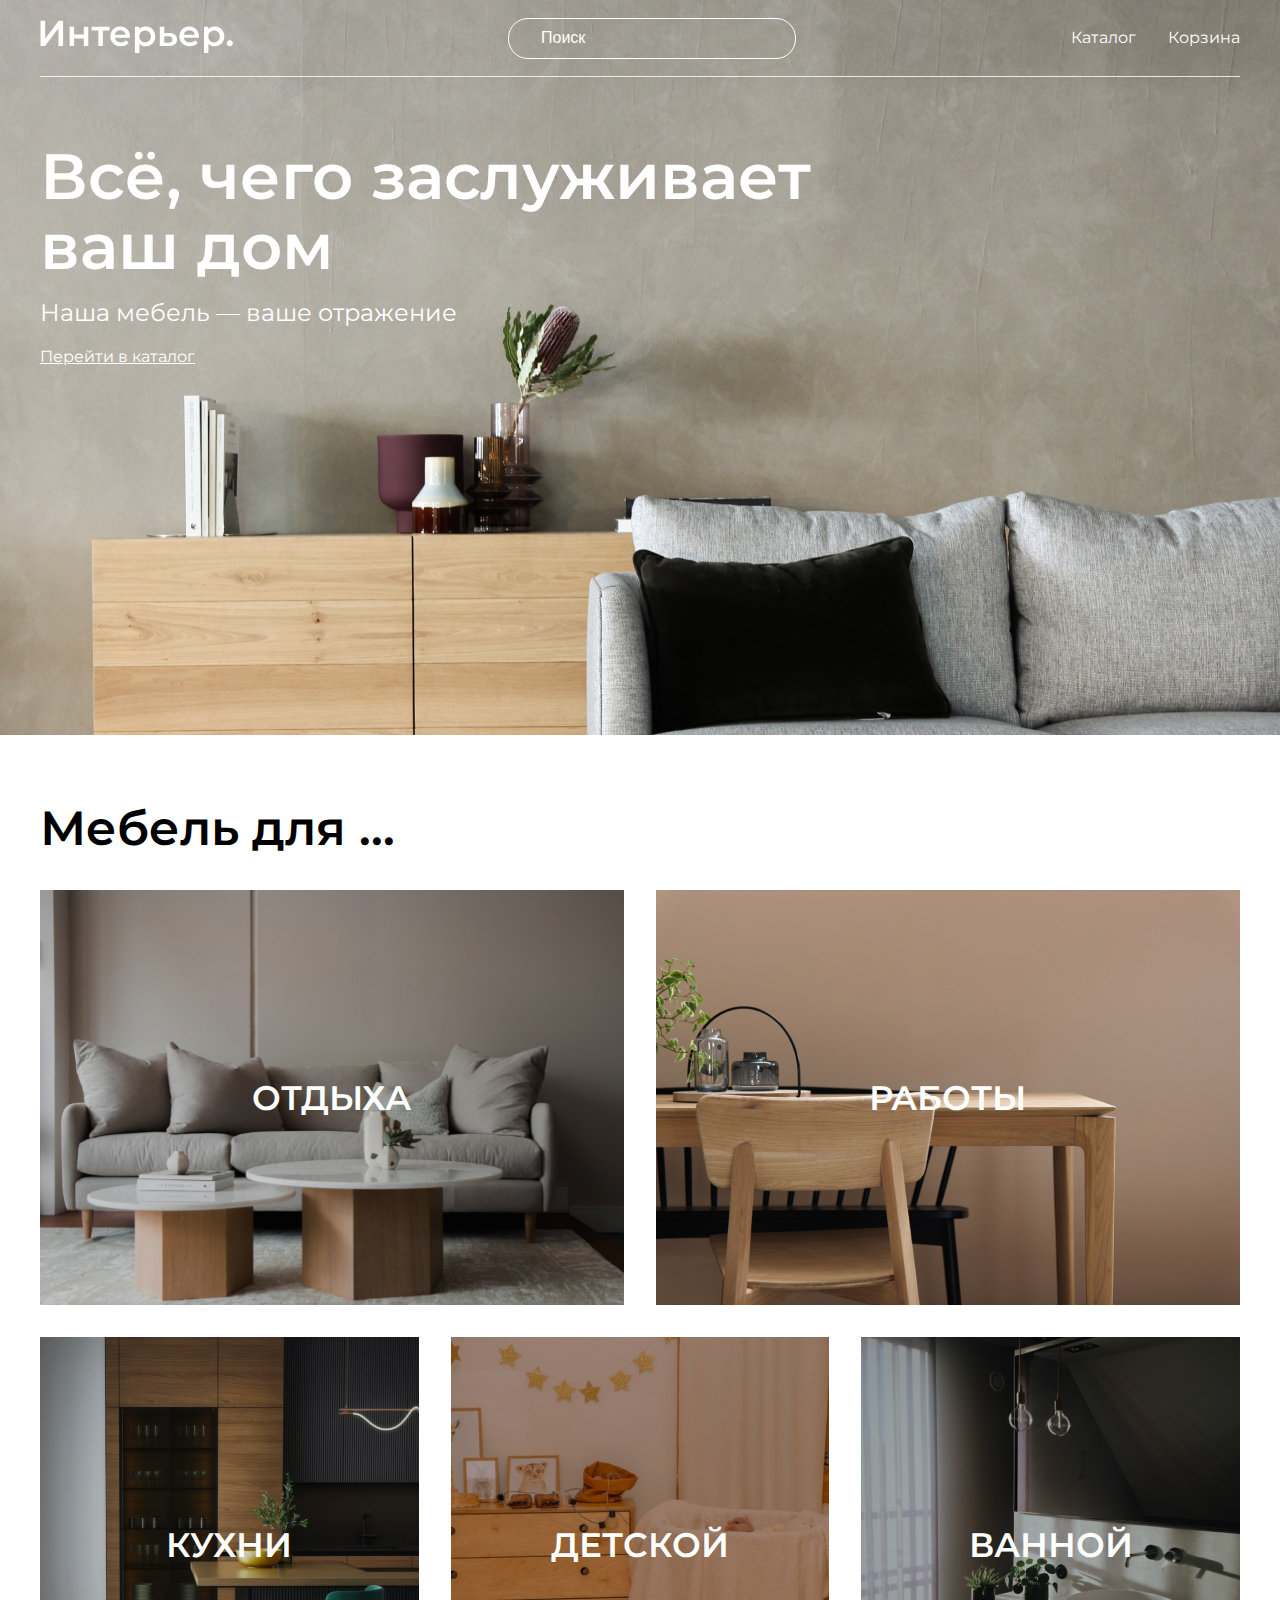
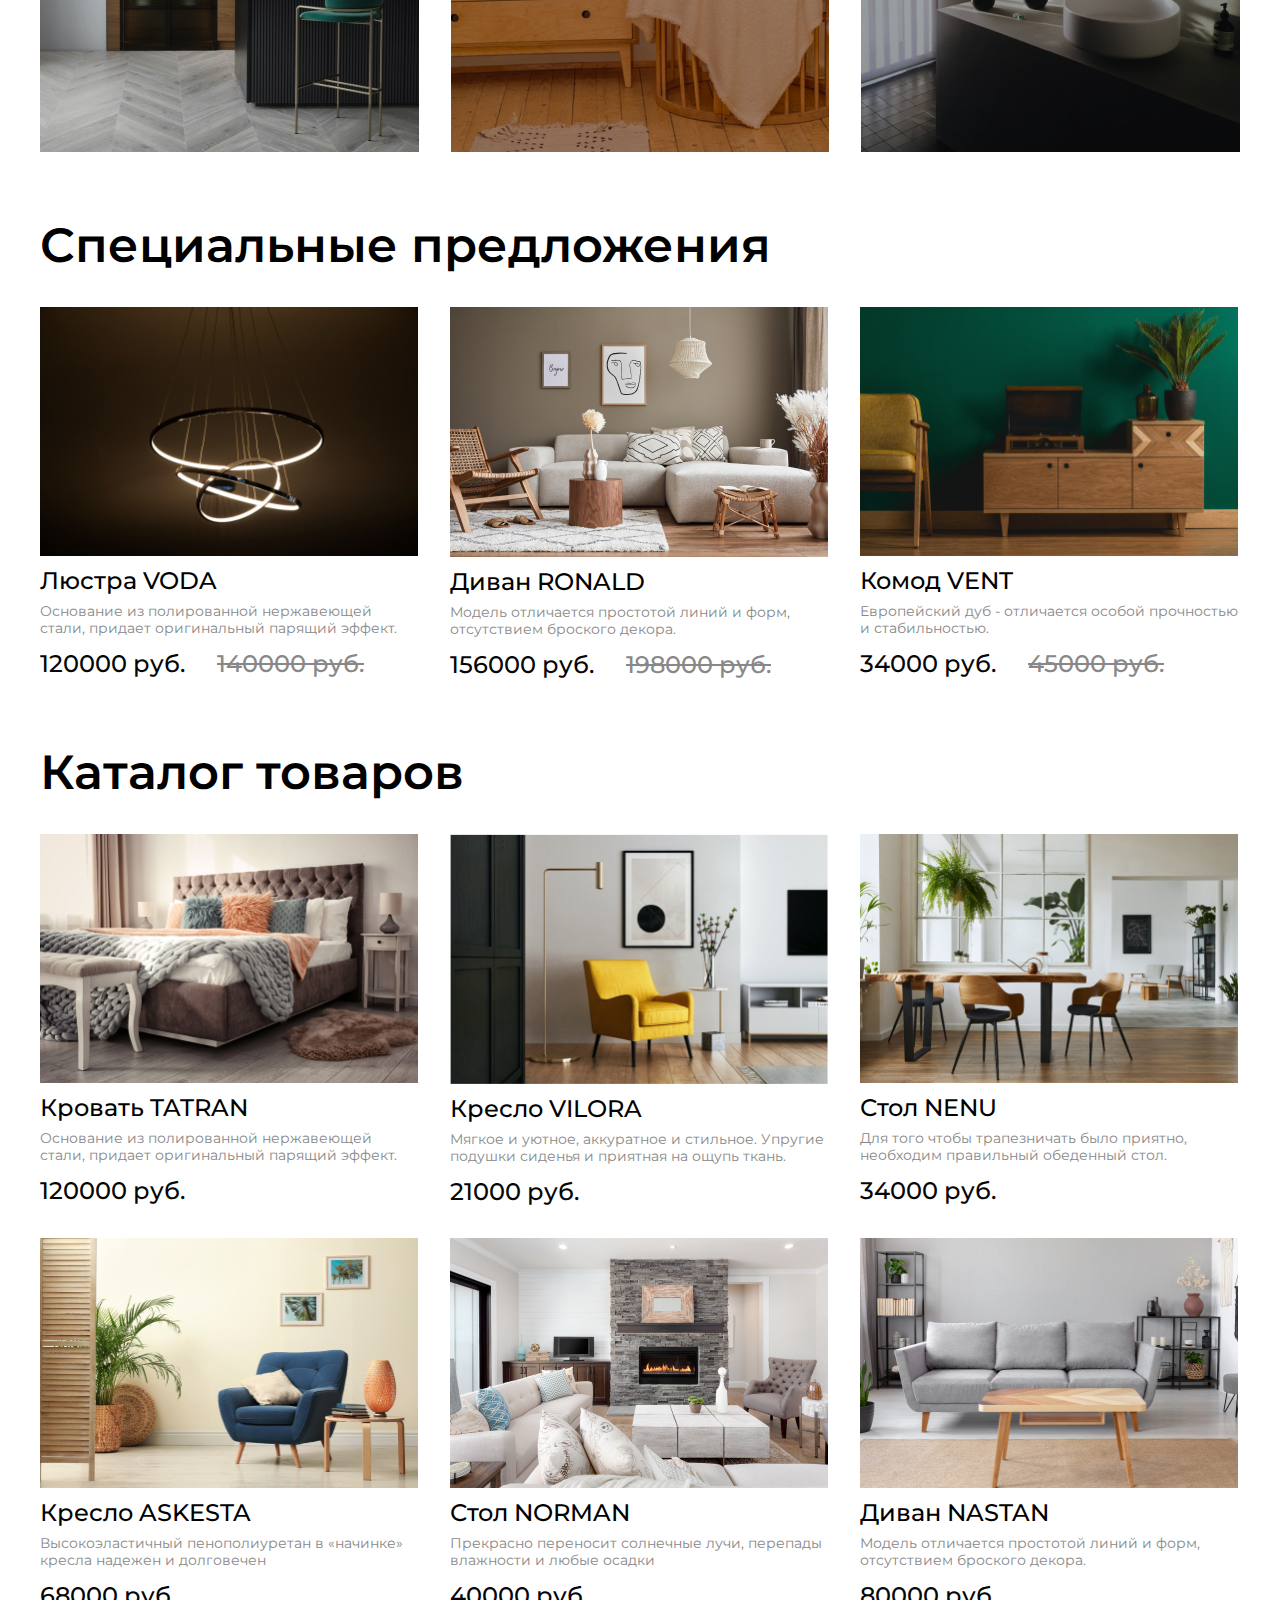
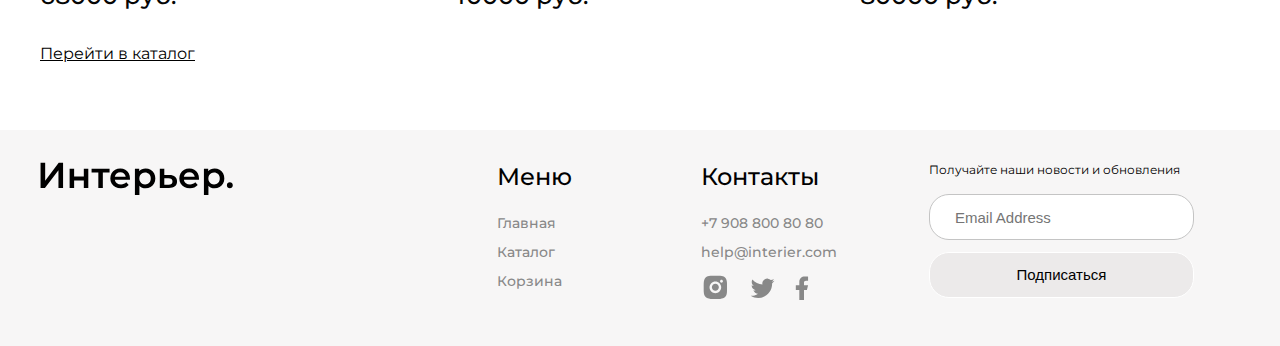
<file: index.html>
<!DOCTYPE html>
<html lang="ru">

<head>
   <meta charset="UTF-8">
   <meta name="viewport" content="width=device-width, initial-scale=1.0">
   <title>Главная страница</title>
   <link rel="preconnect" href="https://fonts.googleapis.com">
   <link rel="preconnect" href="https://fonts.gstatic.com" crossorigin>
   <link href="https://fonts.googleapis.com/css2?family=Montserrat:wght@400;500;600&display=swap" rel="stylesheet">
   <link rel="stylesheet" href="style.css">
</head>

<body>
   <div class="top center">
      <header class="header">
         <a class="header-logo" href="index.html">
            <img class="header-logo_img" src="img/logowhite.svg" alt="Лого">
         </a>
         <input placeholder="Поиск" class="header_input" type="text">
         <nav class="menu">
            <a class="menu_link" href="catalog.html">Каталог</a>
            <a class="menu_link" href="cart.html">Корзина</a>
         </nav>
         <div class="menu-mob">
            <a href="#"><svg xmlns="http://www.w3.org/2000/svg" width="19" height="19" viewBox="0 0 19 19" fill="none">
               <path d="M4.92694 2.92679C3.77737 4.07512 2.95411 5.33777 2.90196 6.98579C2.87584 7.81108 3.11325 8.77079 3.48837 9.67293C3.8638 10.5758 4.38089 11.43 4.9226 12.0444C6.00692 13.2741 7.35078 13.9207 8.97967 14.0735C9.81101 14.1515 10.5125 13.8899 11.1619 13.4889C11.6177 13.2076 12.055 12.8524 12.4943 12.4955C12.6531 12.3666 12.8121 12.2375 12.9723 12.1115L16.8411 15.9804C16.8429 16.01 16.8571 16.0303 16.8651 16.0398C16.8738 16.0502 16.8828 16.0566 16.8877 16.0598C16.8931 16.0635 16.8981 16.066 16.9017 16.0678C16.9087 16.0712 16.9154 16.0736 16.9201 16.0751C16.9225 16.0759 16.9248 16.0766 16.9272 16.0773C16.9294 16.0785 16.9315 16.0797 16.9337 16.0808C16.9382 16.083 16.9446 16.086 16.952 16.0886C16.9558 16.0899 16.9611 16.0916 16.9675 16.0929C16.9732 16.0941 16.9841 16.0959 16.9976 16.0948C17.0096 16.0938 17.0326 16.0897 17.0542 16.0718C17.0748 16.0724 17.0982 16.0732 17.1239 16.0741C17.218 16.0774 17.3429 16.0817 17.4715 16.0846C17.5841 16.0871 17.6978 16.0883 17.7899 16.0864C17.8312 16.0856 17.8692 16.0841 17.9014 16.0816C17.9057 16.0841 17.91 16.0861 17.9141 16.0877C17.9179 16.0898 17.922 16.0917 17.9262 16.0933C17.9557 16.1046 17.9814 16.0991 17.9937 16.0951C18.0066 16.091 18.016 16.0852 18.0208 16.0819C18.0262 16.0782 18.0305 16.0746 18.0335 16.072C18.0393 16.0668 18.0441 16.0616 18.0474 16.0577C18.049 16.0559 18.0505 16.054 18.0521 16.052C18.054 16.0505 18.0559 16.0489 18.0578 16.0473C18.0616 16.044 18.0668 16.0393 18.072 16.0334C18.0747 16.0305 18.0783 16.0262 18.0819 16.0208C18.0852 16.0159 18.091 16.0066 18.0951 15.9937C18.0991 15.9813 18.1046 15.9557 18.0933 15.9262C18.0917 15.922 18.0898 15.9179 18.0877 15.9141C18.0861 15.91 18.0841 15.9057 18.0816 15.9014C18.0841 15.8692 18.0856 15.8311 18.0864 15.7899C18.0884 15.6978 18.0871 15.5841 18.0846 15.4715C18.0817 15.3429 18.0774 15.2181 18.0741 15.1239C18.0733 15.0982 18.0724 15.0748 18.0718 15.0542C18.0897 15.0326 18.0938 15.0096 18.0948 14.9976C18.0959 14.9841 18.0941 14.9732 18.0929 14.9675C18.0923 14.9645 18.0916 14.9617 18.0909 14.9591C18.0901 14.9564 18.0893 14.954 18.0886 14.952C18.0861 14.9446 18.0831 14.9383 18.0808 14.9338C18.0797 14.9316 18.0785 14.9294 18.0773 14.9272C18.0766 14.9248 18.0759 14.9225 18.0751 14.9201C18.0736 14.9154 18.0712 14.9087 18.0678 14.9017C18.067 14.9 18.066 14.898 18.0648 14.8958C18.0634 14.8933 18.0618 14.8906 18.0599 14.8877C18.0566 14.8828 18.0502 14.8738 18.0399 14.8651C18.0304 14.8571 18.0101 14.8429 17.9804 14.8411L14.1115 10.9722C14.2397 10.8085 14.3713 10.6462 14.5028 10.484C14.8565 10.0479 15.2087 9.61354 15.4882 9.16138C15.8896 8.512 16.1519 7.81066 16.0735 6.97956C15.9199 5.35141 15.2727 4.00652 14.0444 2.92256C13.4308 2.38097 12.5761 1.86417 11.6728 1.48885C10.7703 1.11384 9.81023 0.876354 8.98592 0.901872C7.33964 0.952835 6.07535 1.77939 4.92694 2.92679ZM4.92694 2.92679L4.99761 2.99753M4.92694 2.92679L4.99761 2.99753M4.99761 2.99753C3.8568 4.13712 3.05292 5.37696 3.00191 6.98896C2.95089 8.60096 3.93114 10.7687 4.99761 11.9782C6.06407 13.1877 7.38389 13.8234 8.98901 13.9739C10.3574 14.1023 11.3687 13.2809 12.4257 12.4224C12.6085 12.2739 12.7927 12.1242 12.9804 11.9782L4.99761 2.99753ZM12.9103 4.06666C13.1191 4.27216 13.3014 4.61091 13.4641 4.98163C13.5448 5.1654 13.6193 5.35388 13.6893 5.53354C13.7011 5.56373 13.7127 5.59372 13.7242 5.62341C13.781 5.76953 13.8349 5.90843 13.8861 6.02992C13.9461 6.17241 13.9726 6.25881 13.9818 6.31816C13.9903 6.37232 13.9847 6.4046 13.9731 6.44184C13.97 6.45184 13.9653 6.46497 13.9598 6.48054C13.9464 6.51811 13.9279 6.56987 13.9143 6.62606C13.8932 6.71288 13.8776 6.82573 13.8783 6.98936C13.8791 7.19695 13.9054 7.42687 13.9315 7.65471C13.9454 7.77595 13.9593 7.8966 13.9691 8.01299C13.9985 8.35861 13.9955 8.68007 13.8858 8.9466C13.8402 9.05742 13.7929 9.17933 13.7431 9.30783C13.6591 9.52467 13.5677 9.76031 13.4646 9.99323C13.3009 10.3631 13.1173 10.702 12.9097 10.9097C12.7021 11.1174 12.3632 11.301 11.9933 11.4646C11.7609 11.5674 11.526 11.6585 11.3098 11.7423C11.1806 11.7924 11.058 11.8399 10.9466 11.8858C10.6802 11.9955 10.3587 11.9985 10.013 11.9691C9.8966 11.9593 9.77589 11.9454 9.65461 11.9315C9.42678 11.9054 9.1969 11.8791 8.98942 11.8782C8.82584 11.8776 8.71301 11.8931 8.62618 11.9142C8.57002 11.9279 8.51825 11.9464 8.48066 11.9598C8.46507 11.9653 8.45192 11.97 8.44191 11.9732C8.40464 11.9848 8.37232 11.9903 8.31816 11.9819C8.25882 11.9726 8.17244 11.9461 8.03 11.8861C7.90811 11.8347 7.76864 11.7805 7.62192 11.7236C7.59276 11.7122 7.56332 11.7008 7.53367 11.6892C7.354 11.6193 7.1655 11.5447 6.98171 11.4641C6.61092 11.3014 6.27215 11.1191 6.06676 10.9103C5.64802 10.4845 5.40218 9.82355 5.26323 9.10079C5.12477 8.3806 5.09507 7.61356 5.09761 6.98936C5.10015 6.36354 5.12829 5.84869 5.26225 5.38207C5.39531 4.9186 5.63424 4.4982 6.06618 4.06609C6.4981 3.63399 6.9186 3.39507 7.38217 3.26205C7.8489 3.12813 8.36384 3.10008 8.98942 3.09753C9.61337 3.09499 10.3805 3.12461 11.1008 3.26302C11.8237 3.40194 12.4847 3.64778 12.9103 4.06666Z" fill="white" stroke="white" stroke-width="0.2"/>
             </svg>
            </a>
            <a href="catalog.html"><svg xmlns="http://www.w3.org/2000/svg" width="19" height="19" viewBox="0 0 19 19" fill="none">
               <rect width="5" height="5" fill="white"/>
               <rect y="7" width="5" height="5" fill="white"/>
               <rect y="14" width="5" height="5" fill="white"/>
               <rect x="7" y="7" width="5" height="5" fill="white"/>
               <rect x="7" y="14" width="5" height="5" fill="white"/>
               <rect x="7" width="5" height="5" fill="white"/>
               <rect x="14" y="7" width="5" height="5" fill="white"/>
               <rect x="14" y="14" width="5" height="5" fill="white"/>
               <rect x="14" width="5" height="5" fill="white"/>
             </svg>
            </a>
            <a href="cart.html"><svg xmlns="http://www.w3.org/2000/svg" width="25" height="25" viewBox="0 0 25 25" fill="none">
               <path d="M14.9752 21C15.5315 21 15.5737 20.4014 15.9671 20.0049C16.3606 19.6083 16.9591 19.5706 16.9591 19.0097C16.9591 18.4489 16.3606 17.416 15.9671 17.0194C15.5737 16.6228 15.5315 17.0194 14.9752 17.0194C14.4188 17.0194 13.3846 16.6228 12.9912 17.0194C12.5978 17.416 12.9912 18.4489 12.9912 19.0097C12.9912 19.5706 12.5978 19.6083 12.9912 20.0049C13.3846 20.4014 14.4188 21 14.9752 21ZM7.03933 21C7.59571 21 8.62986 20.4014 9.02328 20.0049C9.4167 19.6083 9.02328 19.5706 9.02328 19.0097C9.02328 18.4489 9.4167 17.416 9.02328 17.0194C8.62986 16.6228 7.59571 17.0194 7.03933 17.0194C6.48294 17.0194 6.44077 16.6228 6.04735 17.0194C5.65392 17.416 5.05537 18.4489 5.05537 19.0097C5.05537 19.5706 5.65392 19.6083 6.04735 20.0049C6.44077 20.4014 6.48294 21 7.03933 21ZM20.927 6.07276C21.1889 6.06425 21.7368 6.26249 21.919 6.07276C22.1012 5.88303 21.919 5.3417 21.919 5.07761C21.919 4.81352 22.1012 4.27219 21.919 4.08246C21.7368 3.89274 21.1889 4.09098 20.927 4.08246H19.935C18.9889 4.08246 18.1567 5.1423 17.9511 6.07276L15.9671 12.0437C15.7615 12.9741 15.9213 13.0388 14.9752 13.0388H7.03933L5.05537 7.06791H14.9752C15.2345 7.05598 15.7878 7.25716 15.9671 7.06791C16.1465 6.87866 15.9671 6.3345 15.9671 6.07276C15.9671 5.81102 16.1465 5.26686 15.9671 5.07761C15.7878 4.88836 15.2345 5.08954 14.9752 5.07761H5.05537C4.74873 5.07752 4.33899 4.94211 4.06339 5.07761C3.78779 5.21312 3.26011 5.82913 3.07141 6.07276C2.88271 6.3164 3.13497 6.76553 3.07141 7.06791C3.00785 7.3703 2.99694 7.76321 3.07141 8.06306L5.05537 14.034C5.16441 14.474 4.70071 14.75 5.05537 15.0291C5.41003 15.3083 6.58936 15.0292 7.03933 15.0291H14.9752C15.8932 15.0292 16.243 14.613 16.9591 14.034C17.6752 13.4549 17.752 12.947 17.9511 12.0437L19.935 6.07276H20.927Z" fill="white"/>
             </svg>
            </a>
         </div>
      </header>
      <section class="top_content">
         <h1 class="top_heading">Всё, чего заслуживает ваш дом</h1>
         <p class="top_subtitle">Наша мебель — ваше отражение</p>
         <a href="catalog.html" class="top_link">Перейти в каталог</a>
      </section>
   </div>
   <div class="for-box center">
      <h2 class="title">Мебель для ...</h2>
      <div class="for">
         <div class="for_item for_item_1 for_item_big">ОТДЫХА</div>
         <div class="for_item for_item_2 for_item_big">РАБОТЫ</div>
         <div class="for_item for_item_3">КУХНИ</div>
         <div class="for_item for_item_4">ДЕТСКОЙ</div>
         <div class="for_item for_item_5">ВАННОЙ</div>
      </div>
   </div>
   <section class="product-box center">
      <h2 class="title">Специальные предложения</h2>
      <div class="product_content ">
         <div class="product">
            <img src="img/productvoda.jpg" alt="Люстра" class="product_img">
            <h3 class="subject">Люстра VODA</h3>
            <p class="slogan">Основание из полированной нержавеющей стали, придает оригинальный парящий эффект.</p>
            <div class="box-price">
               <p class="price">120000 руб.</p>
               <p class="price old_price">140000 руб.</p>
            </div>
         </div>
         <div class="product">
            <img src="img/productronald.jpg" alt="Диван" class="product_img">
            <h3 class="subject">Диван RONALD</h3>
            <p class="slogan">Модель отличается простотой линий и форм, отсутствием броского декора.</p>
            <div class="box-price">
               <p class="price">156000 руб.</p>
               <p class="price old_price">198000 руб.</p>
            </div>
         </div>
         <div class="product">
            <img src="img/productvent.jpg" alt="Комод" class="product_img">
            <h3 class="subject">Комод VENT</h3>
            <p class="slogan">Европейский дуб - отличается особой прочностью и стабильностью.</p>
            <div class="box-price">
               <p class="price">34000 руб.</p>
               <p class="price old_price">45000 руб.</p>
            </div>
         </div>
      </div>
   </section>

   <section class="product-box center">
      <h2 class="title">Каталог товаров</h2>
      <div class="product_content">
         <div class="product">
            <img src="img/producttatran.jpg" alt="Кровать" class="product_img">
            <h3 class="subject">Кровать TATRAN</h3>
            <p class="slogan">Основание из полированной нержавеющей стали, придает оригинальный парящий эффект.</p>
            <p class="price">120000 руб.</p>
         </div>
         <div class="product">
            <img src="img/product1.jpg" alt="Кресло" class="product_img">
            <h3 class="subject">Кресло VILORA</h3>
            <p class="slogan">Мягкое и уютное, аккуратное и стильное. Упругие подушки сиденья и приятная на ощупь ткань.
            </p>
            <p class="price">21000 руб.</p>
         </div>
         <div class="product">
            <img src="img/productmenu.jpg" alt="Стол" class="product_img">
            <h3 class="subject">Стол NENU</h3>
            <p class="slogan">Для того чтобы трапезничать было приятно, необходим правильный обеденный стол.</p>
            <p class="price">34000 руб.</p>
         </div>
         <div class="product">
            <img src="img/productaskesta.jpg" alt="Кресло" class="product_img">
            <h3 class="subject">Кресло ASKESTA</h3>
            <p class="slogan">Высокоэластичный пенополиуретан в «начинке» кресла надежен и долговечен</p>
            <p class="price">68000 руб.</p>
         </div>
         <div class="product">
            <img src="img/productnorman.jpg" alt="Стол" class="product_img">
            <h3 class="subject">Стол NORMAN</h3>
            <p class="slogan">Прекрасно переносит солнечные лучи, перепады влажности и любые осадки</p>
            <p class="price">40000 руб.</p>
         </div>
         <div class="product">
            <img src="img/productnastan.jpg" alt="Диван" class="product_img">
            <h3 class="subject">Диван NASTAN</h3>
            <p class="slogan">Модель отличается простотой линий и форм, отсутствием броского декора.</p>
            <p class="price">80000 руб.</p>
         </div>
      </div>
      <div class="box-link">
         <a href="catalog.html" class="link-go">Перейти в каталог</a>
      </div>

   </section>

   <footer class="footer center">
      <a class="footer_logo" href="index.html">
         <img src="img/logoblack.svg" alt="logo">
      </a>
      <div class="footer_content">
         <div class="footer_info">
            <nav class="footer_item">
               <h4 class="lead">Меню</h4>
               <a class="desc" href="index.html">Главная</a>
               <a class="desc" href="catalog.html">Каталог</a>
               <a class="desc" href="cart.html">Корзина</a>
            </nav>
            <div class="footer_item">
               <h4 class="lead">Контакты</h4>
               <a class="desc" href="tel:+79088008080">+7 908 800 80 80</a>
               <a class="desc" href="mailto:help@interier.com">help@interier.com</a>
               <section class="footer_icons">
                  <a class="footer_icons_img" href="#"><img src="img/inst.svg" alt="inst"></a>
                  <a class="footer_icons_img" href="#"><img src="img/twitter.svg" alt="twitter"></a>
                  <a class="footer_icons_img" href="#"><img src="img/facebook.svg" alt="facebook"></a>
               </section>
            </div>
         </div>   
         <form class="footer_form" action="#">
             <p class="footer_form_text">Получайте наши новости и обновления</p>
            <input class="footer_form_user" type="email" placeholder="Email Address">
            <button class="footer_form_btn">Подписаться</button>
         </form>
         
      </div>
   </footer>

</body>

</html>
</file>
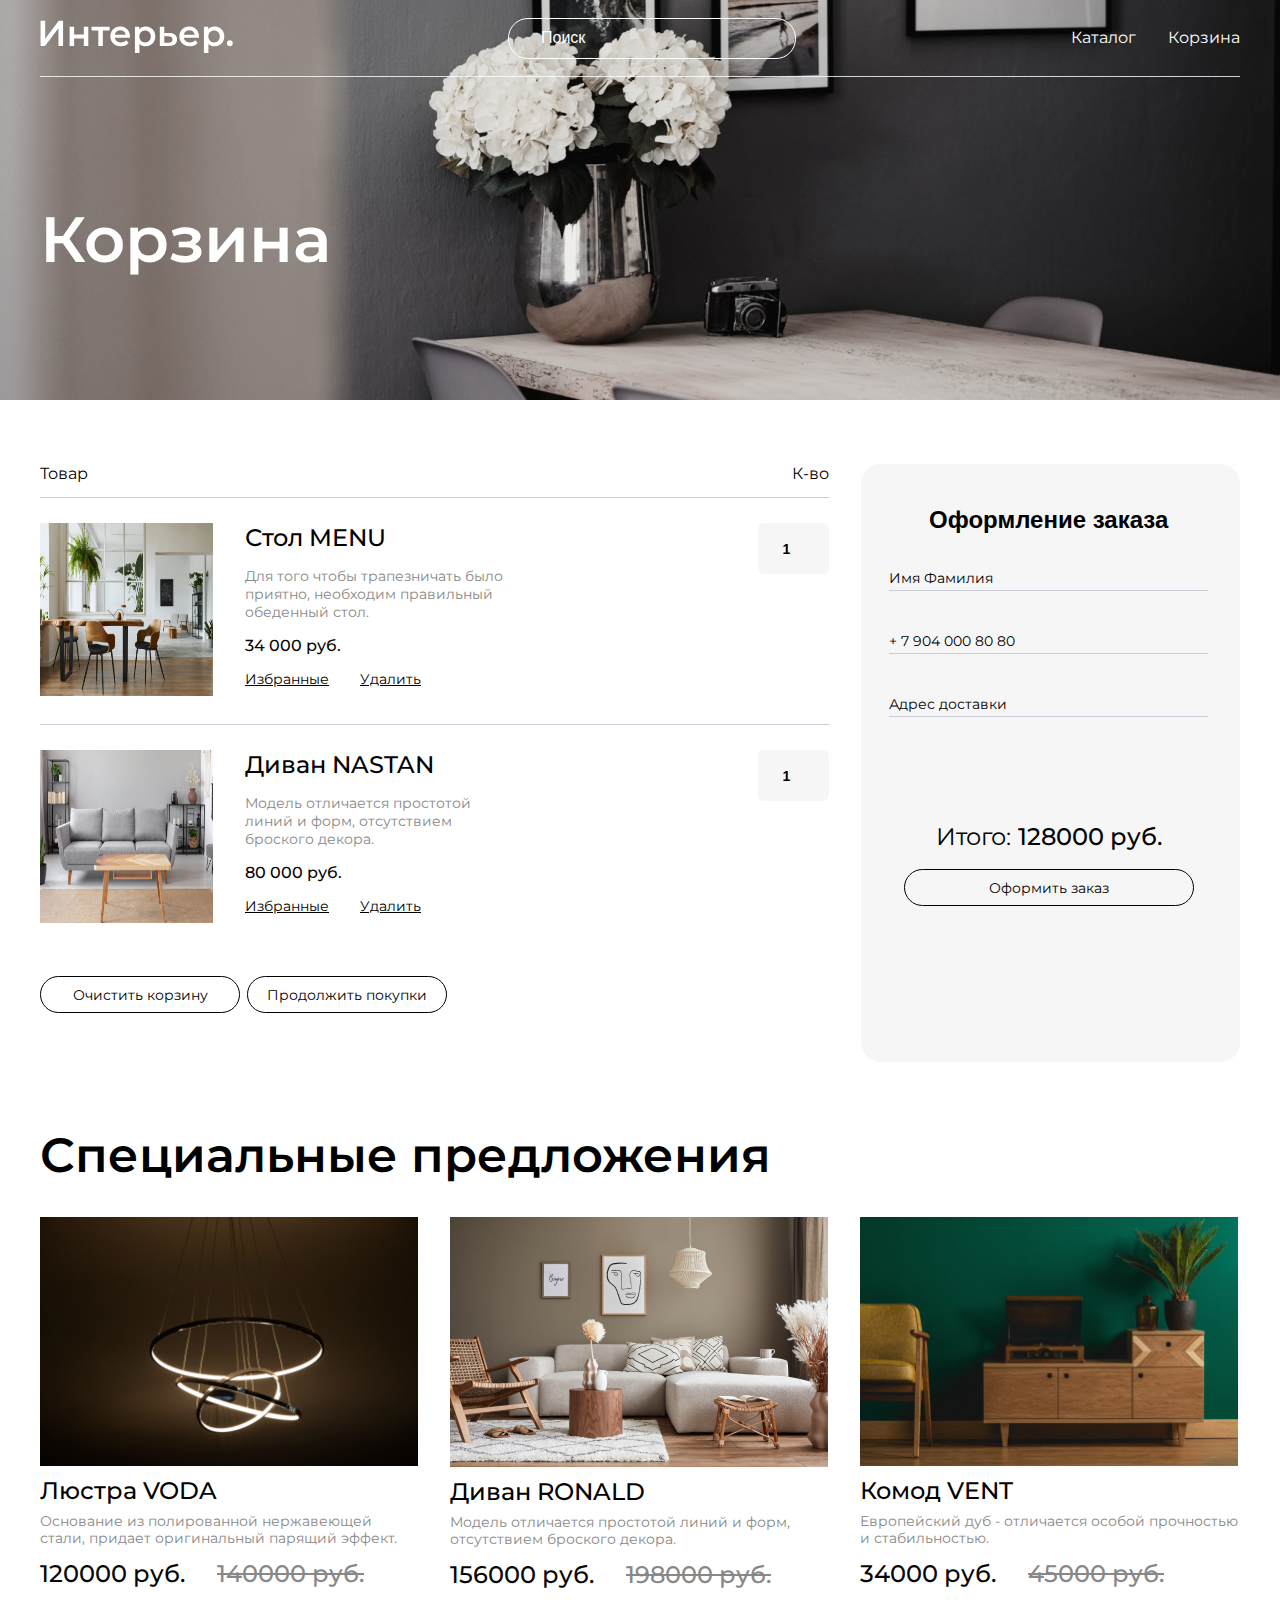
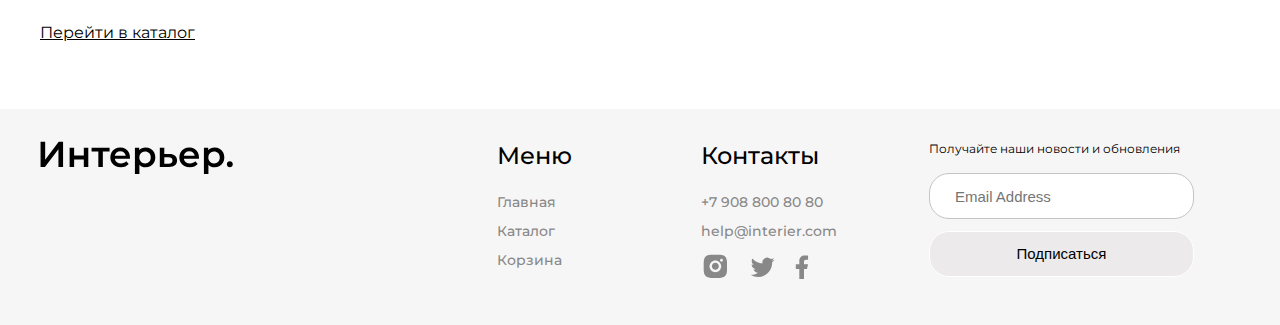
<file: cart.html>
<!DOCTYPE html>
<html lang="ru">

<head>
   <meta charset="UTF-8">
   <meta name="viewport" content="width=device-width, initial-scale=1.0">
   <title>Корзина</title>
   <link rel="preconnect" href="https://fonts.googleapis.com">
   <link rel="preconnect" href="https://fonts.gstatic.com" crossorigin>
   <link href="https://fonts.googleapis.com/css2?family=Montserrat:wght@400;500;600&display=swap" rel="stylesheet">
   <link rel="stylesheet" href="style.css">
</head>

<body>
   <div class="top-cart center">
      <header class="header">
         <a class="header-logo" href="index.html">
            <img class="header-logo_img" src="img/logowhite.svg" alt="Лого">
         </a>
         <input placeholder="Поиск" class="header_input" type="text">
         <nav class="menu">
            <a class="menu_link" href="catalog.html">Каталог</a>
            <a class="menu_link" href="basket.html">Корзина</a>
         </nav>
         <div class="menu-mob">
            <a href="#"><svg xmlns="http://www.w3.org/2000/svg" width="19" height="19" viewBox="0 0 19 19" fill="none">
               <path d="M4.92694 2.92679C3.77737 4.07512 2.95411 5.33777 2.90196 6.98579C2.87584 7.81108 3.11325 8.77079 3.48837 9.67293C3.8638 10.5758 4.38089 11.43 4.9226 12.0444C6.00692 13.2741 7.35078 13.9207 8.97967 14.0735C9.81101 14.1515 10.5125 13.8899 11.1619 13.4889C11.6177 13.2076 12.055 12.8524 12.4943 12.4955C12.6531 12.3666 12.8121 12.2375 12.9723 12.1115L16.8411 15.9804C16.8429 16.01 16.8571 16.0303 16.8651 16.0398C16.8738 16.0502 16.8828 16.0566 16.8877 16.0598C16.8931 16.0635 16.8981 16.066 16.9017 16.0678C16.9087 16.0712 16.9154 16.0736 16.9201 16.0751C16.9225 16.0759 16.9248 16.0766 16.9272 16.0773C16.9294 16.0785 16.9315 16.0797 16.9337 16.0808C16.9382 16.083 16.9446 16.086 16.952 16.0886C16.9558 16.0899 16.9611 16.0916 16.9675 16.0929C16.9732 16.0941 16.9841 16.0959 16.9976 16.0948C17.0096 16.0938 17.0326 16.0897 17.0542 16.0718C17.0748 16.0724 17.0982 16.0732 17.1239 16.0741C17.218 16.0774 17.3429 16.0817 17.4715 16.0846C17.5841 16.0871 17.6978 16.0883 17.7899 16.0864C17.8312 16.0856 17.8692 16.0841 17.9014 16.0816C17.9057 16.0841 17.91 16.0861 17.9141 16.0877C17.9179 16.0898 17.922 16.0917 17.9262 16.0933C17.9557 16.1046 17.9814 16.0991 17.9937 16.0951C18.0066 16.091 18.016 16.0852 18.0208 16.0819C18.0262 16.0782 18.0305 16.0746 18.0335 16.072C18.0393 16.0668 18.0441 16.0616 18.0474 16.0577C18.049 16.0559 18.0505 16.054 18.0521 16.052C18.054 16.0505 18.0559 16.0489 18.0578 16.0473C18.0616 16.044 18.0668 16.0393 18.072 16.0334C18.0747 16.0305 18.0783 16.0262 18.0819 16.0208C18.0852 16.0159 18.091 16.0066 18.0951 15.9937C18.0991 15.9813 18.1046 15.9557 18.0933 15.9262C18.0917 15.922 18.0898 15.9179 18.0877 15.9141C18.0861 15.91 18.0841 15.9057 18.0816 15.9014C18.0841 15.8692 18.0856 15.8311 18.0864 15.7899C18.0884 15.6978 18.0871 15.5841 18.0846 15.4715C18.0817 15.3429 18.0774 15.2181 18.0741 15.1239C18.0733 15.0982 18.0724 15.0748 18.0718 15.0542C18.0897 15.0326 18.0938 15.0096 18.0948 14.9976C18.0959 14.9841 18.0941 14.9732 18.0929 14.9675C18.0923 14.9645 18.0916 14.9617 18.0909 14.9591C18.0901 14.9564 18.0893 14.954 18.0886 14.952C18.0861 14.9446 18.0831 14.9383 18.0808 14.9338C18.0797 14.9316 18.0785 14.9294 18.0773 14.9272C18.0766 14.9248 18.0759 14.9225 18.0751 14.9201C18.0736 14.9154 18.0712 14.9087 18.0678 14.9017C18.067 14.9 18.066 14.898 18.0648 14.8958C18.0634 14.8933 18.0618 14.8906 18.0599 14.8877C18.0566 14.8828 18.0502 14.8738 18.0399 14.8651C18.0304 14.8571 18.0101 14.8429 17.9804 14.8411L14.1115 10.9722C14.2397 10.8085 14.3713 10.6462 14.5028 10.484C14.8565 10.0479 15.2087 9.61354 15.4882 9.16138C15.8896 8.512 16.1519 7.81066 16.0735 6.97956C15.9199 5.35141 15.2727 4.00652 14.0444 2.92256C13.4308 2.38097 12.5761 1.86417 11.6728 1.48885C10.7703 1.11384 9.81023 0.876354 8.98592 0.901872C7.33964 0.952835 6.07535 1.77939 4.92694 2.92679ZM4.92694 2.92679L4.99761 2.99753M4.92694 2.92679L4.99761 2.99753M4.99761 2.99753C3.8568 4.13712 3.05292 5.37696 3.00191 6.98896C2.95089 8.60096 3.93114 10.7687 4.99761 11.9782C6.06407 13.1877 7.38389 13.8234 8.98901 13.9739C10.3574 14.1023 11.3687 13.2809 12.4257 12.4224C12.6085 12.2739 12.7927 12.1242 12.9804 11.9782L4.99761 2.99753ZM12.9103 4.06666C13.1191 4.27216 13.3014 4.61091 13.4641 4.98163C13.5448 5.1654 13.6193 5.35388 13.6893 5.53354C13.7011 5.56373 13.7127 5.59372 13.7242 5.62341C13.781 5.76953 13.8349 5.90843 13.8861 6.02992C13.9461 6.17241 13.9726 6.25881 13.9818 6.31816C13.9903 6.37232 13.9847 6.4046 13.9731 6.44184C13.97 6.45184 13.9653 6.46497 13.9598 6.48054C13.9464 6.51811 13.9279 6.56987 13.9143 6.62606C13.8932 6.71288 13.8776 6.82573 13.8783 6.98936C13.8791 7.19695 13.9054 7.42687 13.9315 7.65471C13.9454 7.77595 13.9593 7.8966 13.9691 8.01299C13.9985 8.35861 13.9955 8.68007 13.8858 8.9466C13.8402 9.05742 13.7929 9.17933 13.7431 9.30783C13.6591 9.52467 13.5677 9.76031 13.4646 9.99323C13.3009 10.3631 13.1173 10.702 12.9097 10.9097C12.7021 11.1174 12.3632 11.301 11.9933 11.4646C11.7609 11.5674 11.526 11.6585 11.3098 11.7423C11.1806 11.7924 11.058 11.8399 10.9466 11.8858C10.6802 11.9955 10.3587 11.9985 10.013 11.9691C9.8966 11.9593 9.77589 11.9454 9.65461 11.9315C9.42678 11.9054 9.1969 11.8791 8.98942 11.8782C8.82584 11.8776 8.71301 11.8931 8.62618 11.9142C8.57002 11.9279 8.51825 11.9464 8.48066 11.9598C8.46507 11.9653 8.45192 11.97 8.44191 11.9732C8.40464 11.9848 8.37232 11.9903 8.31816 11.9819C8.25882 11.9726 8.17244 11.9461 8.03 11.8861C7.90811 11.8347 7.76864 11.7805 7.62192 11.7236C7.59276 11.7122 7.56332 11.7008 7.53367 11.6892C7.354 11.6193 7.1655 11.5447 6.98171 11.4641C6.61092 11.3014 6.27215 11.1191 6.06676 10.9103C5.64802 10.4845 5.40218 9.82355 5.26323 9.10079C5.12477 8.3806 5.09507 7.61356 5.09761 6.98936C5.10015 6.36354 5.12829 5.84869 5.26225 5.38207C5.39531 4.9186 5.63424 4.4982 6.06618 4.06609C6.4981 3.63399 6.9186 3.39507 7.38217 3.26205C7.8489 3.12813 8.36384 3.10008 8.98942 3.09753C9.61337 3.09499 10.3805 3.12461 11.1008 3.26302C11.8237 3.40194 12.4847 3.64778 12.9103 4.06666Z" fill="white" stroke="white" stroke-width="0.2"/>
             </svg>
            </a>
            <a href="catalog.html"><svg xmlns="http://www.w3.org/2000/svg" width="19" height="19" viewBox="0 0 19 19" fill="none">
               <rect width="5" height="5" fill="white"/>
               <rect y="7" width="5" height="5" fill="white"/>
               <rect y="14" width="5" height="5" fill="white"/>
               <rect x="7" y="7" width="5" height="5" fill="white"/>
               <rect x="7" y="14" width="5" height="5" fill="white"/>
               <rect x="7" width="5" height="5" fill="white"/>
               <rect x="14" y="7" width="5" height="5" fill="white"/>
               <rect x="14" y="14" width="5" height="5" fill="white"/>
               <rect x="14" width="5" height="5" fill="white"/>
             </svg>
            </a>
            <a href="cart.html"><svg xmlns="http://www.w3.org/2000/svg" width="25" height="25" viewBox="0 0 25 25" fill="none">
               <path d="M14.9752 21C15.5315 21 15.5737 20.4014 15.9671 20.0049C16.3606 19.6083 16.9591 19.5706 16.9591 19.0097C16.9591 18.4489 16.3606 17.416 15.9671 17.0194C15.5737 16.6228 15.5315 17.0194 14.9752 17.0194C14.4188 17.0194 13.3846 16.6228 12.9912 17.0194C12.5978 17.416 12.9912 18.4489 12.9912 19.0097C12.9912 19.5706 12.5978 19.6083 12.9912 20.0049C13.3846 20.4014 14.4188 21 14.9752 21ZM7.03933 21C7.59571 21 8.62986 20.4014 9.02328 20.0049C9.4167 19.6083 9.02328 19.5706 9.02328 19.0097C9.02328 18.4489 9.4167 17.416 9.02328 17.0194C8.62986 16.6228 7.59571 17.0194 7.03933 17.0194C6.48294 17.0194 6.44077 16.6228 6.04735 17.0194C5.65392 17.416 5.05537 18.4489 5.05537 19.0097C5.05537 19.5706 5.65392 19.6083 6.04735 20.0049C6.44077 20.4014 6.48294 21 7.03933 21ZM20.927 6.07276C21.1889 6.06425 21.7368 6.26249 21.919 6.07276C22.1012 5.88303 21.919 5.3417 21.919 5.07761C21.919 4.81352 22.1012 4.27219 21.919 4.08246C21.7368 3.89274 21.1889 4.09098 20.927 4.08246H19.935C18.9889 4.08246 18.1567 5.1423 17.9511 6.07276L15.9671 12.0437C15.7615 12.9741 15.9213 13.0388 14.9752 13.0388H7.03933L5.05537 7.06791H14.9752C15.2345 7.05598 15.7878 7.25716 15.9671 7.06791C16.1465 6.87866 15.9671 6.3345 15.9671 6.07276C15.9671 5.81102 16.1465 5.26686 15.9671 5.07761C15.7878 4.88836 15.2345 5.08954 14.9752 5.07761H5.05537C4.74873 5.07752 4.33899 4.94211 4.06339 5.07761C3.78779 5.21312 3.26011 5.82913 3.07141 6.07276C2.88271 6.3164 3.13497 6.76553 3.07141 7.06791C3.00785 7.3703 2.99694 7.76321 3.07141 8.06306L5.05537 14.034C5.16441 14.474 4.70071 14.75 5.05537 15.0291C5.41003 15.3083 6.58936 15.0292 7.03933 15.0291H14.9752C15.8932 15.0292 16.243 14.613 16.9591 14.034C17.6752 13.4549 17.752 12.947 17.9511 12.0437L19.935 6.07276H20.927Z" fill="white"/>
             </svg>
            </a>
         </div>
      </header>
      <h1 class="catalog_heading">Корзина</h1>
   </div>
   <div class="cart center">
      <div class="cart_content">
         <div class="cart_name-box">
            <p>Товар</p>
            <p>К-во</p>
         </div>
         <div class="cart_item">
            <div class="cart_left">
               <img class="cart_img" src="img/productmenu.jpg" alt="">
               <div class="cart_info">
                  <a class="cart_subject" href="#">Стол MENU</a>
                  <p class="cart_slogan">Для того чтобы трапезничать было приятно, необходим правильный обеденный стол.
                  </p>
                  <p class="cart_price">34 000 руб.</p>
                  <div class="cart_link-box">
                     <a class="cart_link-go" href="#">Избранные</a>
                     <a class="cart_link-go" href="#">Удалить</a>
                  </div>
               </div>
            </div>
            <input class="cart_input" type="number" value="1" min="1">
         </div>
         <div class="cart_item">
            <div class="cart_left">
               <img class="cart_img" src="img/productnastan.jpg" alt="">
               <div class="cart_info">
                  <a class="cart_subject" href="#">Диван NASTAN</a>
                  <p class="cart_slogan">Модель отличается простотой линий и форм, отсутствием броского декора.</p>
                  <p class="cart_price">80 000 руб.</p>
                  <div class="cart_link-box">
                     <a class="cart_link-go" href="#">Избранные</a>
                     <a class="cart_link-go" href="#">Удалить</a>
                  </div>
               </div>
            </div>
            <input class="cart_input" type="number" value="1" min="1">
         </div>
         <div class="cart_botton">
            <button class="cart_btn">Очистить корзину</button>
            <button class="cart_btn">Продолжить покупки</button>
         </div>

      </div>
      <div class="cart_form form">
         <h3 class="form_title">Оформление заказа</h3>
         <form class="form_input" action="#">
            <input type="text" class="form_item" placeholder="Имя Фамилия">
            <input type="text" class="form_item" placeholder="+ 7 904 000 80 80">
            <input type="text" class="form_item" placeholder="Адрес доставки">
         
          <div class="form_price-box">
            <div class="form_result">
               <p>Итого: </p>
               <p class="form_result_price"> 128000 руб.</p>
             </div>
             <button class="cart_btn cart_btn_form">Оформить заказ</button>
          </div>
         </form>
      </div>
   </div>

   <section class="product-box center">
      <h2 class="title">Специальные предложения</h2>
      <div class="product_content">
         <div class="product">
            <img src="img/productvoda.jpg" alt="Люстра" class="product_img">
            <h3 class="subject">Люстра VODA</h3>
            <p class="slogan">Основание из полированной нержавеющей стали, придает оригинальный парящий эффект.</p>
            <div class="box-price">
               <p class="price">120000 руб.</p>
               <p class="price old_price">140000 руб.</p>
            </div>
         </div>
         <div class="product">
            <img src="img/productronald.jpg" alt="Диван" class="product_img">
            <h3 class="subject">Диван RONALD</h3>
            <p class="slogan">Модель отличается простотой линий и форм, отсутствием броского декора.</p>
            <div class="box-price">
               <p class="price">156000 руб.</p>
               <p class="price old_price">198000 руб.</p>
            </div>
         </div>
         <div class="product">
            <img src="img/productvent.jpg" alt="Комод" class="product_img">
            <h3 class="subject">Комод VENT</h3>
            <p class="slogan">Европейский дуб - отличается особой прочностью и стабильностью.</p>
            <div class="box-price">
               <p class="price">34000 руб.</p>
               <p class="price old_price">45000 руб.</p>
            </div>
         </div>
      </div>
      <div class="box-link">
         <a href="catalog.html" class="link-go">Перейти в каталог</a>
      </div>
   </section>

   <footer class="footer center">
      <a class="footer_logo" href="index.html">
         <img src="img/logoblack.svg" alt="logo">
      </a>
      <div class="footer_content">
         <div class="footer_info">
            <nav class="footer_item">
               <h4 class="lead">Меню</h4>
               <a class="desc" href="index.html">Главная</a>
               <a class="desc" href="catalog.html">Каталог</a>
               <a class="desc" href="cart.html">Корзина</a>
            </nav>
            <div class="footer_item">
               <h4 class="lead">Контакты</h4>
               <a class="desc" href="tel:+79088008080">+7 908 800 80 80</a>
               <a class="desc" href="mailto:help@interier.com">help@interier.com</a>
               <section class="footer_icons">
                  <a class="footer_icons_img" href="#"><img src="img/inst.svg" alt="inst"></a>
                  <a class="footer_icons_img" href="#"><img src="img/twitter.svg" alt="twitter"></a>
                  <a class="footer_icons_img" href="#"><img src="img/facebook.svg" alt="facebook"></a>
               </section>
            </div>
         </div>   
         <form class="footer_form" action="#">
             <p class="footer_form_text">Получайте наши новости и обновления</p>
            <input class="footer_form_user" type="email" placeholder="Email Address">
            <button class="footer_form_btn">Подписаться</button>
         </form>
         
      </div>
   </footer>

</body>

</html>
</file>
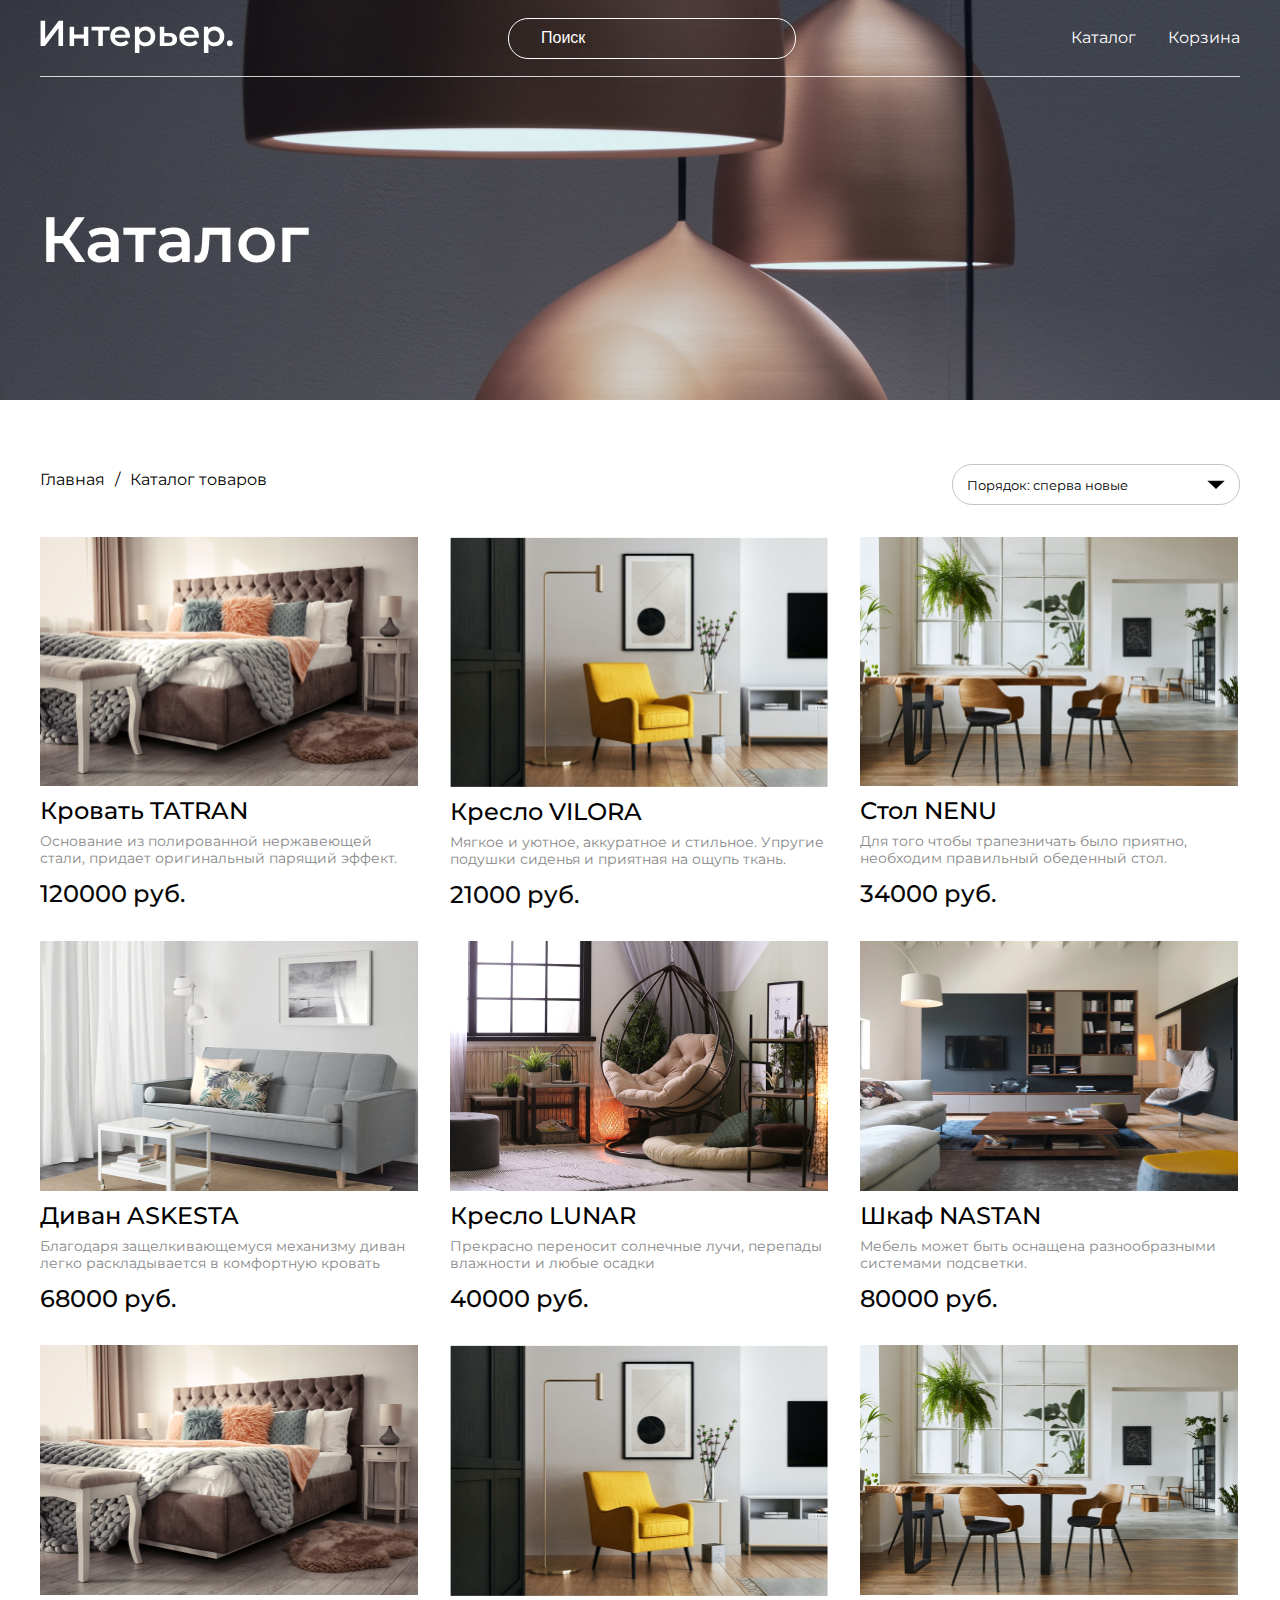
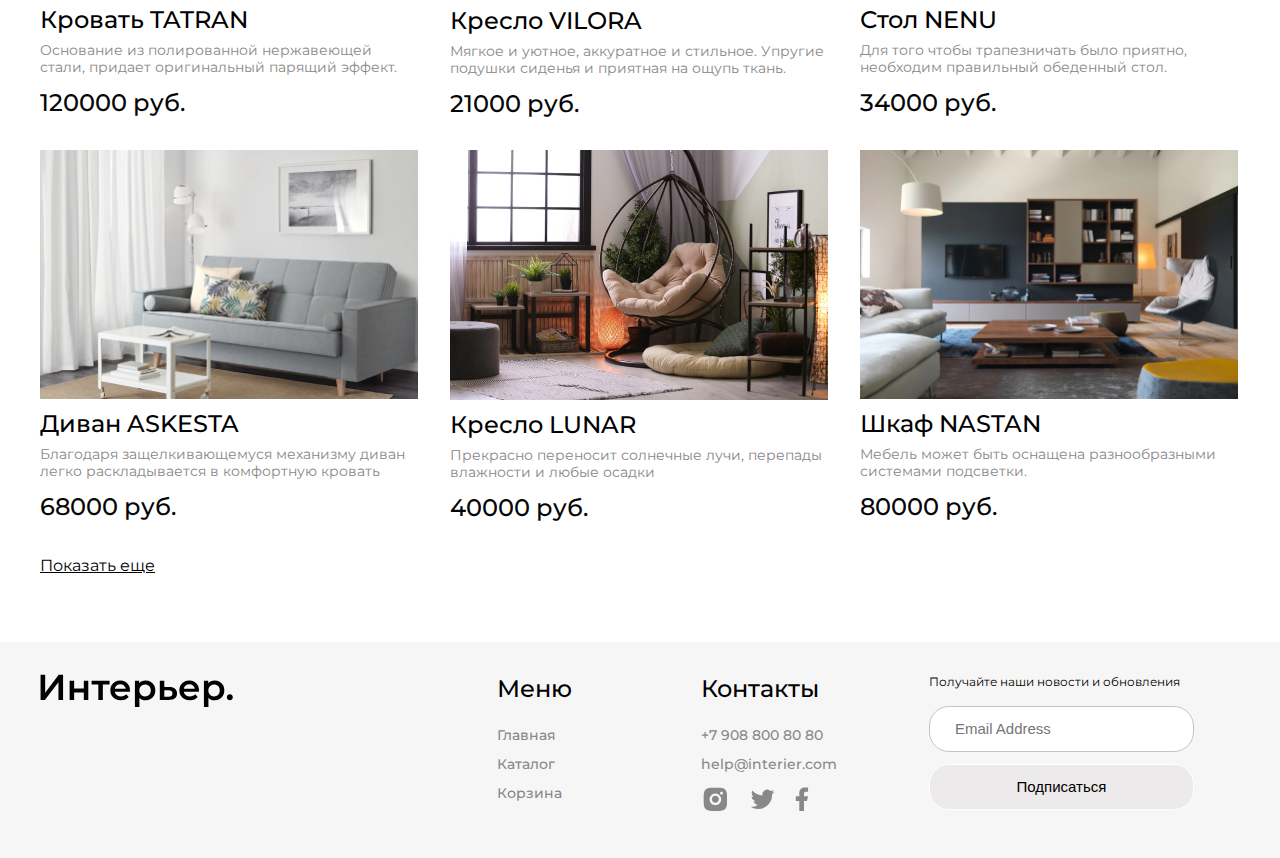
<file: catalog.html>
<!DOCTYPE html>
<html lang="ru">
<head>
        <meta charset="UTF-8">
        <meta name="viewport" content="width=device-width, initial-scale=1.0">
        <title>Каталог</title>
        <link rel="preconnect" href="https://fonts.googleapis.com">
        <link rel="preconnect" href="https://fonts.gstatic.com" crossorigin>
        <link href="https://fonts.googleapis.com/css2?family=Montserrat:wght@400;500;600&display=swap" rel="stylesheet">
        <link rel="stylesheet" href="style.css">
</head>
<body>
    <div class="catalog center">
        <header class="header">
            <a class="header-logo" href="index.html">
               <img class="header-logo_img" src="img/logowhite.svg" alt="Лого">
            </a>
            <input placeholder="Поиск" class="header_input" type="text">
            <nav class="menu">
                <a class="menu_link" href="catalog.html">Каталог</a>
                <a class="menu_link" href="cart.html">Корзина</a>
            </nav>
            <div class="menu-mob">
                <a href="#"><svg xmlns="http://www.w3.org/2000/svg" width="19" height="19" viewBox="0 0 19 19" fill="none">
                   <path d="M4.92694 2.92679C3.77737 4.07512 2.95411 5.33777 2.90196 6.98579C2.87584 7.81108 3.11325 8.77079 3.48837 9.67293C3.8638 10.5758 4.38089 11.43 4.9226 12.0444C6.00692 13.2741 7.35078 13.9207 8.97967 14.0735C9.81101 14.1515 10.5125 13.8899 11.1619 13.4889C11.6177 13.2076 12.055 12.8524 12.4943 12.4955C12.6531 12.3666 12.8121 12.2375 12.9723 12.1115L16.8411 15.9804C16.8429 16.01 16.8571 16.0303 16.8651 16.0398C16.8738 16.0502 16.8828 16.0566 16.8877 16.0598C16.8931 16.0635 16.8981 16.066 16.9017 16.0678C16.9087 16.0712 16.9154 16.0736 16.9201 16.0751C16.9225 16.0759 16.9248 16.0766 16.9272 16.0773C16.9294 16.0785 16.9315 16.0797 16.9337 16.0808C16.9382 16.083 16.9446 16.086 16.952 16.0886C16.9558 16.0899 16.9611 16.0916 16.9675 16.0929C16.9732 16.0941 16.9841 16.0959 16.9976 16.0948C17.0096 16.0938 17.0326 16.0897 17.0542 16.0718C17.0748 16.0724 17.0982 16.0732 17.1239 16.0741C17.218 16.0774 17.3429 16.0817 17.4715 16.0846C17.5841 16.0871 17.6978 16.0883 17.7899 16.0864C17.8312 16.0856 17.8692 16.0841 17.9014 16.0816C17.9057 16.0841 17.91 16.0861 17.9141 16.0877C17.9179 16.0898 17.922 16.0917 17.9262 16.0933C17.9557 16.1046 17.9814 16.0991 17.9937 16.0951C18.0066 16.091 18.016 16.0852 18.0208 16.0819C18.0262 16.0782 18.0305 16.0746 18.0335 16.072C18.0393 16.0668 18.0441 16.0616 18.0474 16.0577C18.049 16.0559 18.0505 16.054 18.0521 16.052C18.054 16.0505 18.0559 16.0489 18.0578 16.0473C18.0616 16.044 18.0668 16.0393 18.072 16.0334C18.0747 16.0305 18.0783 16.0262 18.0819 16.0208C18.0852 16.0159 18.091 16.0066 18.0951 15.9937C18.0991 15.9813 18.1046 15.9557 18.0933 15.9262C18.0917 15.922 18.0898 15.9179 18.0877 15.9141C18.0861 15.91 18.0841 15.9057 18.0816 15.9014C18.0841 15.8692 18.0856 15.8311 18.0864 15.7899C18.0884 15.6978 18.0871 15.5841 18.0846 15.4715C18.0817 15.3429 18.0774 15.2181 18.0741 15.1239C18.0733 15.0982 18.0724 15.0748 18.0718 15.0542C18.0897 15.0326 18.0938 15.0096 18.0948 14.9976C18.0959 14.9841 18.0941 14.9732 18.0929 14.9675C18.0923 14.9645 18.0916 14.9617 18.0909 14.9591C18.0901 14.9564 18.0893 14.954 18.0886 14.952C18.0861 14.9446 18.0831 14.9383 18.0808 14.9338C18.0797 14.9316 18.0785 14.9294 18.0773 14.9272C18.0766 14.9248 18.0759 14.9225 18.0751 14.9201C18.0736 14.9154 18.0712 14.9087 18.0678 14.9017C18.067 14.9 18.066 14.898 18.0648 14.8958C18.0634 14.8933 18.0618 14.8906 18.0599 14.8877C18.0566 14.8828 18.0502 14.8738 18.0399 14.8651C18.0304 14.8571 18.0101 14.8429 17.9804 14.8411L14.1115 10.9722C14.2397 10.8085 14.3713 10.6462 14.5028 10.484C14.8565 10.0479 15.2087 9.61354 15.4882 9.16138C15.8896 8.512 16.1519 7.81066 16.0735 6.97956C15.9199 5.35141 15.2727 4.00652 14.0444 2.92256C13.4308 2.38097 12.5761 1.86417 11.6728 1.48885C10.7703 1.11384 9.81023 0.876354 8.98592 0.901872C7.33964 0.952835 6.07535 1.77939 4.92694 2.92679ZM4.92694 2.92679L4.99761 2.99753M4.92694 2.92679L4.99761 2.99753M4.99761 2.99753C3.8568 4.13712 3.05292 5.37696 3.00191 6.98896C2.95089 8.60096 3.93114 10.7687 4.99761 11.9782C6.06407 13.1877 7.38389 13.8234 8.98901 13.9739C10.3574 14.1023 11.3687 13.2809 12.4257 12.4224C12.6085 12.2739 12.7927 12.1242 12.9804 11.9782L4.99761 2.99753ZM12.9103 4.06666C13.1191 4.27216 13.3014 4.61091 13.4641 4.98163C13.5448 5.1654 13.6193 5.35388 13.6893 5.53354C13.7011 5.56373 13.7127 5.59372 13.7242 5.62341C13.781 5.76953 13.8349 5.90843 13.8861 6.02992C13.9461 6.17241 13.9726 6.25881 13.9818 6.31816C13.9903 6.37232 13.9847 6.4046 13.9731 6.44184C13.97 6.45184 13.9653 6.46497 13.9598 6.48054C13.9464 6.51811 13.9279 6.56987 13.9143 6.62606C13.8932 6.71288 13.8776 6.82573 13.8783 6.98936C13.8791 7.19695 13.9054 7.42687 13.9315 7.65471C13.9454 7.77595 13.9593 7.8966 13.9691 8.01299C13.9985 8.35861 13.9955 8.68007 13.8858 8.9466C13.8402 9.05742 13.7929 9.17933 13.7431 9.30783C13.6591 9.52467 13.5677 9.76031 13.4646 9.99323C13.3009 10.3631 13.1173 10.702 12.9097 10.9097C12.7021 11.1174 12.3632 11.301 11.9933 11.4646C11.7609 11.5674 11.526 11.6585 11.3098 11.7423C11.1806 11.7924 11.058 11.8399 10.9466 11.8858C10.6802 11.9955 10.3587 11.9985 10.013 11.9691C9.8966 11.9593 9.77589 11.9454 9.65461 11.9315C9.42678 11.9054 9.1969 11.8791 8.98942 11.8782C8.82584 11.8776 8.71301 11.8931 8.62618 11.9142C8.57002 11.9279 8.51825 11.9464 8.48066 11.9598C8.46507 11.9653 8.45192 11.97 8.44191 11.9732C8.40464 11.9848 8.37232 11.9903 8.31816 11.9819C8.25882 11.9726 8.17244 11.9461 8.03 11.8861C7.90811 11.8347 7.76864 11.7805 7.62192 11.7236C7.59276 11.7122 7.56332 11.7008 7.53367 11.6892C7.354 11.6193 7.1655 11.5447 6.98171 11.4641C6.61092 11.3014 6.27215 11.1191 6.06676 10.9103C5.64802 10.4845 5.40218 9.82355 5.26323 9.10079C5.12477 8.3806 5.09507 7.61356 5.09761 6.98936C5.10015 6.36354 5.12829 5.84869 5.26225 5.38207C5.39531 4.9186 5.63424 4.4982 6.06618 4.06609C6.4981 3.63399 6.9186 3.39507 7.38217 3.26205C7.8489 3.12813 8.36384 3.10008 8.98942 3.09753C9.61337 3.09499 10.3805 3.12461 11.1008 3.26302C11.8237 3.40194 12.4847 3.64778 12.9103 4.06666Z" fill="white" stroke="white" stroke-width="0.2"/>
                 </svg>
                </a>
                <a href="catalog.html"><svg xmlns="http://www.w3.org/2000/svg" width="19" height="19" viewBox="0 0 19 19" fill="none">
                   <rect width="5" height="5" fill="white"/>
                   <rect y="7" width="5" height="5" fill="white"/>
                   <rect y="14" width="5" height="5" fill="white"/>
                   <rect x="7" y="7" width="5" height="5" fill="white"/>
                   <rect x="7" y="14" width="5" height="5" fill="white"/>
                   <rect x="7" width="5" height="5" fill="white"/>
                   <rect x="14" y="7" width="5" height="5" fill="white"/>
                   <rect x="14" y="14" width="5" height="5" fill="white"/>
                   <rect x="14" width="5" height="5" fill="white"/>
                 </svg>
                </a>
                <a href="cart.html"><svg xmlns="http://www.w3.org/2000/svg" width="25" height="25" viewBox="0 0 25 25" fill="none">
                   <path d="M14.9752 21C15.5315 21 15.5737 20.4014 15.9671 20.0049C16.3606 19.6083 16.9591 19.5706 16.9591 19.0097C16.9591 18.4489 16.3606 17.416 15.9671 17.0194C15.5737 16.6228 15.5315 17.0194 14.9752 17.0194C14.4188 17.0194 13.3846 16.6228 12.9912 17.0194C12.5978 17.416 12.9912 18.4489 12.9912 19.0097C12.9912 19.5706 12.5978 19.6083 12.9912 20.0049C13.3846 20.4014 14.4188 21 14.9752 21ZM7.03933 21C7.59571 21 8.62986 20.4014 9.02328 20.0049C9.4167 19.6083 9.02328 19.5706 9.02328 19.0097C9.02328 18.4489 9.4167 17.416 9.02328 17.0194C8.62986 16.6228 7.59571 17.0194 7.03933 17.0194C6.48294 17.0194 6.44077 16.6228 6.04735 17.0194C5.65392 17.416 5.05537 18.4489 5.05537 19.0097C5.05537 19.5706 5.65392 19.6083 6.04735 20.0049C6.44077 20.4014 6.48294 21 7.03933 21ZM20.927 6.07276C21.1889 6.06425 21.7368 6.26249 21.919 6.07276C22.1012 5.88303 21.919 5.3417 21.919 5.07761C21.919 4.81352 22.1012 4.27219 21.919 4.08246C21.7368 3.89274 21.1889 4.09098 20.927 4.08246H19.935C18.9889 4.08246 18.1567 5.1423 17.9511 6.07276L15.9671 12.0437C15.7615 12.9741 15.9213 13.0388 14.9752 13.0388H7.03933L5.05537 7.06791H14.9752C15.2345 7.05598 15.7878 7.25716 15.9671 7.06791C16.1465 6.87866 15.9671 6.3345 15.9671 6.07276C15.9671 5.81102 16.1465 5.26686 15.9671 5.07761C15.7878 4.88836 15.2345 5.08954 14.9752 5.07761H5.05537C4.74873 5.07752 4.33899 4.94211 4.06339 5.07761C3.78779 5.21312 3.26011 5.82913 3.07141 6.07276C2.88271 6.3164 3.13497 6.76553 3.07141 7.06791C3.00785 7.3703 2.99694 7.76321 3.07141 8.06306L5.05537 14.034C5.16441 14.474 4.70071 14.75 5.05537 15.0291C5.41003 15.3083 6.58936 15.0292 7.03933 15.0291H14.9752C15.8932 15.0292 16.243 14.613 16.9591 14.034C17.6752 13.4549 17.752 12.947 17.9511 12.0437L19.935 6.07276H20.927Z" fill="white"/>
                 </svg>
                </a>
             </div>
        </header>
        <section class="catalog_content">
            <h1 class="catalog_heading">Каталог</h1> 
        </section>
    </div>
    <section class="product-box center">
        <div class="catalog_nav">
            <nav class="catalog_menu">
                <a class="catalog_menu_link" href="index.html">Главная</a>
                <p class="catalog_menu_link">/</p>
                <a class="catalog_menu_link" href="catalog.html">Каталог товаров</a>
            </nav>
            <div class="select">
                <select class="select_catalog">
                    <option value="option_1">Порядок: сперва новые</option>
                    <option value="option_2">Порядок: сперва старые</option>
                    <option value="option_3">Порядок: сперва дорогое</option>
                    <option value="option_4">Порядок: сперва дешевое</option>
                </select>
            </div>
        </div>
        <div class="product_content">
            <div class="product">
                 <img src="img/producttatran.jpg" alt="Кровать" class="product_img">
                 <h3 class="subject">Кровать TATRAN</h3>
                 <p class="slogan">Основание из полированной нержавеющей стали, придает оригинальный парящий эффект.</p>
                 <p class="price">120000 руб.</p>
            </div>
            <div class="product">
                 <img src="img/product1.jpg" alt="Кресло" class="product_img">
                 <h3 class="subject">Кресло VILORA</h3>
                 <p class="slogan">Мягкое и уютное, аккуратное и стильное. Упругие подушки сиденья и приятная на ощупь ткань.</p>
                 <p class="price">21000 руб.</p>
            </div>   
            <div class="product">
                 <img src="img/productmenu.jpg" alt="Стол" class="product_img">
                 <h3 class="subject">Стол NENU</h3>
                 <p class="slogan">Для того чтобы трапезничать было приятно, необходим правильный обеденный стол.</p>
                 <p class="price">34000 руб.</p>
            </div>
            <div class="product">
                 <img src="img/productaskesta2.jpg" alt="Диван" class="product_img">
                 <h3 class="subject">Диван ASKESTA</h3>
                 <p class="slogan">Благодаря защелкивающемуся механизму диван легко раскладывается в комфортную кровать</p>
                 <p class="price">68000 руб.</p>
            </div>
            <div class="product">
                 <img src="img/productlunar.jpg" alt="Кресло" class="product_img">
                 <h3 class="subject">Кресло LUNAR</h3>
                 <p class="slogan">Прекрасно переносит солнечные лучи, перепады влажности и любые осадки</p>
                 <p class="price">40000 руб.</p>
            </div>
            <div class="product">
                <img src="img/productnastan2.jpg" alt="Шкаф" class="product_img">
                <h3 class="subject">Шкаф NASTAN</h3>
                <p class="slogan">Мебель может быть оснащена разнообразными системами подсветки.</p>
                <p class="price">80000 руб.</p>
            </div>
            <div class="product">
                <img src="img/producttatran.jpg" alt="Кровать" class="product_img">
                <h3 class="subject">Кровать TATRAN</h3>
                <p class="slogan">Основание из полированной нержавеющей стали, придает оригинальный парящий эффект.</p>
                <p class="price">120000 руб.</p>
            </div>
            <div class="product">
                 <img src="img/product1.jpg" alt="Кресло" class="product_img">
                 <h3 class="subject">Кресло VILORA</h3>
                 <p class="slogan">Мягкое и уютное, аккуратное и стильное. Упругие подушки сиденья и приятная на ощупь ткань.</p>
                 <p class="price">21000 руб.</p>
            </div>
            <div class="product">
                 <img src="img/productmenu.jpg" alt="Стол" class="product_img">
                 <h3 class="subject">Стол NENU</h3>
                 <p class="slogan">Для того чтобы трапезничать было приятно, необходим правильный обеденный стол.</p>
                 <p class="price">34000 руб.</p>
            </div>
            <div class="product">
                <img src="img/productaskesta2.jpg" alt="Диван" class="product_img">
                <h3 class="subject">Диван ASKESTA</h3>
                <p class="slogan">Благодаря защелкивающемуся механизму диван легко раскладывается в комфортную кровать</p>
                <p class="price">68000 руб.</p>
            </div>
            <div class="product">
            <img src="img/productlunar.jpg" alt="Кресло" class="product_img">
            <h3 class="subject">Кресло LUNAR</h3>
            <p class="slogan">Прекрасно переносит солнечные лучи, перепады влажности и любые осадки</p>
            <p class="price">40000 руб.</p>
            </div>
            <div class="product">
                <img src="img/productnastan2.jpg" alt="Шкаф" class="product_img">
                <h3 class="subject">Шкаф NASTAN</h3>
                <p class="slogan">Мебель может быть оснащена разнообразными системами подсветки.</p>
                <p class="price">80000 руб.</p>
            </div>
        </div>
    <div class="box-link">
        <a href="#" class="link-go">Показать еще</a>
     </div>

    </section>
    <footer class="footer center">
        <a class="footer_logo" href="index.html">
           <img src="img/logoblack.svg" alt="logo">
        </a>   
        <div class="footer_content">
            <div class="footer_info">
               <nav class="footer_item">
                  <h4 class="lead">Меню</h4>
                  <a class="desc" href="index.html">Главная</a>
                  <a class="desc" href="catalog.html">Каталог</a>
                  <a class="desc" href="cart.html">Корзина</a>
               </nav>
               <div class="footer_item">
                  <h4 class="lead">Контакты</h4>
                  <a class="desc" href="tel:+79088008080">+7 908 800 80 80</a>
                  <a class="desc" href="mailto:help@interier.com">help@interier.com</a>
                  <section class="footer_icons">
                     <a class="footer_icons_img" href="#"><img src="img/inst.svg" alt="inst"></a>
                     <a class="footer_icons_img" href="#"><img src="img/twitter.svg" alt="twitter"></a>
                     <a class="footer_icons_img" href="#"><img src="img/facebook.svg" alt="facebook"></a>
                  </section>
               </div>
            </div>   
            <form class="footer_form" action="#">
                <p class="footer_form_text">Получайте наши новости и обновления</p>
               <input class="footer_form_user" type="email" placeholder="Email Address">
               <button class="footer_form_btn">Подписаться</button>
            </form>
            
         </div>
       </footer>
</body>
</html>
</file>
<file: style.css>
@keyframes heartbeat {
  from {
    transform: scale(1);
    transform-origin: center center;
    animation-timing-function: ease-out;
  }
  10% {
    transform: scale(0.91);
    animation-timing-function: ease-in;
  }
  17% {
    transform: scale(0.98);
    animation-timing-function: ease-out;
  }
  33% {
    transform: scale(0.87);
    animation-timing-function: ease-in;
  }
  45% {
    transform: scale(1);
    animation-timing-function: ease-out;
  }
}
* {
  margin: 0;
  padding: 0;
}

body,
select {
  font-family: "Montserrat", sans-serif;
}

.center {
  padding-left: calc(50% - 600px);
  padding-right: calc(50% - 600px);
}

.top {
  height: 735px;
  background-image: url(img/topback.jpg);
  background-repeat: no-repeat;
  background-position: center;
  background-size: cover;
}

.header {
  height: 76px;
  border-bottom: 0.5px solid rgba(255, 255, 255, 0.8);
  display: flex;
  flex-wrap: wrap;
  justify-content: space-between;
  align-items: center;
}

.header_input {
  width: 288px;
  height: 41px;
  border-radius: 20px;
  border: 1px solid #FFF;
  background-color: transparent;
  outline: none;
  font-size: 16px;
  font-style: normal;
  font-weight: 400;
  line-height: normal;
  color: #FFF;
  padding-left: 32px;
  padding-right: 32px;
  box-sizing: border-box;
}

.header_input::-moz-placeholder {
  color: #FFF;
}

.header_input::placeholder {
  color: #FFF;
}

.menu {
  display: flex;
  gap: 32px;
}
.menu-mob {
  display: none;
}

.menu_link {
  font-size: 16px;
  line-height: 20px;
  font-style: normal;
  font-weight: 400;
  color: #FFF;
  text-decoration: none;
  transition: all 0.3s;
}

.menu_link:hover {
  color: #000;
  text-decoration: underline;
}

.link:hover {
  text-decoration: underline;
}

.top_heading {
  font-weight: 600;
  font-size: 64px;
  line-height: 70px;
  margin-top: 64px;
  margin-bottom: 16px;
  color: #FFF;
  font-style: normal;
  max-width: 792px;
}

.top_subtitle {
  font-size: 24px;
  line-height: 32px;
  margin-bottom: 16px;
  font-style: normal;
  font-weight: 400;
  color: #FFF;
}

.top_link {
  font-size: 16px;
  line-height: 24px;
  font-style: normal;
  font-weight: 400;
  text-decoration-line: underline;
  color: #FFF;
  transition: all 0.3s;
}

.top_link:hover {
  color: #000;
}

.for-box {
  padding-top: 64px;
}

.for {
  margin-top: 32px;
  display: grid;
  gap: 32px;
  grid-template-columns: repeat(12, 1fr);
}

.for_item {
  height: 415px;
  grid-column: span 4;
  color: #FFF;
  font-size: 34px;
  font-weight: 600;
  display: flex;
  justify-content: center;
  align-items: center;
  transition: all 0.3s;
  background-repeat: no-repeat;
  background-position: center;
  background-size: cover;
}

.for_item:hover {
  transform: scale(1.05);
}

.for_item_big {
  grid-column: span 6;
}

.for_item_1 {
  background-image: url(img/for-1.jpg);
}

.for_item_2 {
  background-image: url(img/for-2.jpg);
}

.for_item_3 {
  background-image: url(img/for-3.jpg);
}

.for_item_4 {
  background-image: url(img/for-4.jpg);
}

.for_item_5 {
  background-image: url(img/for-5.jpg);
}

.product_img {
  width: 100%;
}

.product-box {
  padding-top: 64px;
}

.product_content {
  margin-top: 32px;
  display: flex;
  gap: 32px;
  flex-wrap: wrap;
}

.product {
  width: 378px;
  display: flex;
  flex-direction: column;
  transition: all 0.3s;
}

.product:hover {
  transform: scale(1.05);
}

.subject {
  font-weight: 500;
  font-size: 24px;
  line-height: 29px;
  color: #000000;
  margin-bottom: 8px;
  margin-top: 10px;
}

.slogan {
  font-size: 14px;
  line-height: 17px;
  color: #888888;
  margin-bottom: 12px;
}

.box-price {
  display: flex;
  gap: 32px;
}

.price {
  font-weight: 500;
  font-size: 24px;
  line-height: 29px;
  color: #050505;
}

.old_price {
  font-weight: 500;
  font-size: 24px;
  line-height: 29px;
  text-decoration-line: line-through;
  color: #888888;
}

.title {
  font-weight: 600;
  font-size: 48px;
  line-height: 59px;
  color: #000000;
  margin-bottom: 32px;
}

.catalog_link {
  color: #000;
  font-size: 16px;
  font-style: normal;
  font-weight: 400;
  line-height: 24px;
  text-decoration-line: underline;
}

.box-link {
  margin-top: 32px;
}

.link-go {
  color: #000;
  font-size: 16px;
  font-weight: 400;
  line-height: 24px;
  text-decoration-line: underline;
  transition: all 0.3s;
}

.link-go:hover {
  color: #888;
}

.footer {
  background: #F7F6F6;
  padding-top: 32px;
  padding-bottom: 40px;
  display: flex;
  flex-wrap: wrap;
  justify-content: space-between;
  margin-top: 64px;
}

.footer_content {
  width: 789px;
  display: flex;
  flex-wrap: wrap;
  justify-content: space-around;
}

.footer_item {
  display: flex;
  flex-direction: column;
  gap: 12px;
}

.footer_form {
  display: flex;
  flex-direction: column;
}

.footer_info {
  display: flex;
  gap: 129px;
}

.footer_icons {
  display: flex;
  flex-direction: row;
  align-items: center;
  gap: 20px;
}

.footer_icons_img {
  transition: all 0.3s;
}

.footer_icons_img:hover {
  filter: brightness(0);
}

.lead {
  font-weight: 500;
  font-size: 24px;
  line-height: 29px;
  color: #000000;
  margin-bottom: 12px;
}

.desc {
  font-weight: 500;
  font-size: 14px;
  line-height: 17px;
  color: #888888;
  text-decoration: none;
}

.desc:hover {
  text-decoration: underline;
}

.footer_form_text {
  font-size: 12px;
  line-height: 16px;
  color: #000000;
  margin-bottom: 16px;
}

.footer_form_user {
  background: #FFFFFF;
  border: 1px solid #C4C4C4;
  box-sizing: border-box;
  border-radius: 20px;
  font-style: normal;
  font-weight: normal;
  width: 265px;
  height: 46px;
  font-size: 15px;
  line-height: 18px;
  color: #C4C4C4;
  padding-left: 25px;
  padding-right: 25px;
  margin-bottom: 12px;
}

user::-moz-placeholder {
  color: #C4C4C4;
}

user::placeholder {
  color: #C4C4C4;
}

.footer_form_btn {
  background: rgba(222, 215, 215, 0.41);
  border: 1px solid #FFFFFF;
  box-sizing: border-box;
  border-radius: 20px;
  width: 265px;
  height: 46px;
  font-size: 15px;
  line-height: 18px;
  color: #000000;
  transition: all 0.3s;
}

.footer_form_btn:hover {
  background: #000;
  color: #FFF;
  transform: scale(1.05);
}

.catalog {
  height: 400px;
  background-image: url(img/catalogback.jpg);
  background-repeat: no-repeat;
  background-position: center;
  background-size: cover;
}

.catalog_heading {
  font-weight: 600;
  font-size: 64px;
  line-height: 70px;
  margin-top: 127px;
  margin-bottom: 126px;
  color: #FFF;
  font-style: normal;
}

.catalog_nav {
  display: flex;
  flex-wrap: wrap;
  justify-content: space-between;
}

.catalog_menu {
  display: inline-flex;
  align-items: flex-start;
  gap: 10px;
}

.catalog_menu_link {
  color: #000;
  font-size: 16px;
  font-style: normal;
  font-weight: 400;
  line-height: 32px;
  text-decoration: none;
  transition: all 0.3s;
}

.catalog_menu_link:hover {
  color: #888;
  text-decoration: underline;
}

.select_catalog {
  border-radius: 20px;
  border: 1px solid #C4C4C4;
  width: 288px;
  height: 41px;
  padding-left: 14px;
  padding-right: 14px;
  box-sizing: border-box;
  -webkit-appearance: none;
     -moz-appearance: none;
          appearance: none;
  background: url(img/arrow.svg) no-repeat right;
  background-position-x: calc(100% - 14px);
}

.top-cart {
  height: 400px;
  background-image: url(img/topcart.jpg);
  background-size: cover;
  background-position: center;
  background-repeat: no-repeat;
}

.heading-big {
  color: #FFF;
  font-size: 64px;
  font-weight: 600;
  line-height: 70px;
  margin-top: 127px;
}

.cart {
  display: grid;
  grid-template-columns: repeat(12, 1fr);
  gap: 32px;
  margin-top: 64px;
}
.cart_name-box {
  display: flex;
  justify-content: space-between;
  padding-bottom: 14px;
}
.cart_item {
  border-top: 0.5px solid #CACDD8;
  padding-top: 25px;
  padding-bottom: 25px;
  display: flex;
  justify-content: space-between;
  align-items: flex-start;
  transition: all 0.3s;
}
.cart_item:hover {
  transform: scale(1.05);
}
.cart_info {
  width: 276px;
  display: flex;
  flex-direction: column;
  gap: 15px;
}
.cart_subject {
  color: #000;
  font-size: 24px;
  font-weight: 500;
  text-decoration: none;
}
.cart_slogan {
  color: #888;
  font-size: 14px;
  font-style: normal;
  font-weight: 400;
  line-height: normal;
}
.cart_price {
  color: #050505;
  font-size: 16px;
  font-style: normal;
  font-weight: 500;
  line-height: normal;
}
.cart_img {
  width: 173px;
  height: 173px;
}
.cart_left {
  display: flex;
  gap: 32px;
}
.cart_form {
  border-radius: 20px;
  background: #F7F6F6;
  height: 556px;
  grid-column: span 4;
}
.cart_content {
  grid-column: span 8;
}
.cart_input {
  width: 71px;
  height: 51px;
  border-radius: 6px;
  background: #F7F6F6;
  outline: none;
  border: none;
  color: #000;
  text-align: center;
  font-size: 14px;
  font-style: normal;
  font-weight: 600;
  line-height: 210%;
  box-sizing: border-box;
  text-align: center;
  padding-left: 16px;
  padding-right: 16px;
}
.cart_link-box {
  display: flex;
  gap: 30px;
}
.cart_link-go {
  color: black;
  text-decoration-line: underline;
  height: 29px;
  width: 85px;
  font-size: 14px;
  transition: all 0.3s;
}
.cart_link-go:hover {
  color: #888;
  text-decoration: underline;
}
.cart_botton {
  display: flex;
  gap: 7px;
  margin-top: 25px;
}
.cart_btn {
  width: 200px;
  height: 37px;
  display: flex;
  justify-content: center;
  align-items: center;
  border-radius: 50px;
  border: 1px solid #000;
  text-align: center;
  font-size: 14px;
  font-weight: 400;
  background-color: transparent;
  font-family: Montserrat;
  transition: all 0.3s;
}
.cart_btn_form {
  align-self: center;
  width: 290px;
  animation: heartbeat 2s ease-in-out infinite both;
}
.cart_btn:hover {
  background-color: #000;
  color: #FFF;
  transform: scale(1.05);
}

.form {
  padding-top: 42px;
  padding-left: 28px;
  padding-right: 32px;
}
.form_price-box {
  display: flex;
  flex-direction: column;
}
.form_title {
  color: #000;
  text-align: center;
  font-family: "Poppins", sans-serif;
  font-size: 24px;
  font-weight: 600;
  margin-bottom: 35px;
}
.form_input {
  display: flex;
  justify-content: center;
  flex-direction: column;
  gap: 41px;
}
.form_item {
  outline: none;
  padding-bottom: 3px;
  border: none;
  border-bottom: 1px solid #CACDD8;
  font-size: 14px;
  background: transparent;
  color: #000;
  font-weight: 400;
  font-family: Montserrat;
}
.form_item::-moz-placeholder {
  color: #000;
}
.form_item::placeholder {
  color: #000;
}
.form_result {
  color: #000;
  text-align: center;
  font-family: Montserrat;
  font-size: 24px;
  font-style: normal;
  font-weight: 400;
  line-height: normal;
  margin-top: 64px;
  margin-bottom: 18px;
  text-align: center;
  display: flex;
  justify-content: center;
  gap: 7px;
}
.form_result_price {
  color: #000;
  font-family: Montserrat;
  font-size: 24px;
  font-style: normal;
  font-weight: 500;
  line-height: normal;
}

@media (max-width: 1024px) {
  .center {
    padding-left: calc(50% - 393px);
    padding-right: calc(50% - 393px);
  }
  .for_item {
    height: 268px;
  }
  .product_content {
    -moz-column-gap: 29px;
         column-gap: 29px;
    row-gap: 39px;
  }
  .footer_logo {
    display: none;
  }
  .cart {
    display: grid;
    grid-template-columns: repeat(8, 1fr);
    row-gap: 64px;
  }
}
@media (min-width: 768px) and (max-width: 833px) {
  .center {
    padding-left: 24px;
    padding-right: 24px;
  }
  .product {
    width: 345px;
  }
}
@media (max-width: 767px) {
  .center {
    padding-left: 16px;
    padding-right: 16px;
  }
  .header {
    padding-top: 32px;
    border-bottom: none;
  }
  .header_input {
    display: none;
  }
  .menu {
    display: none;
  }
  .menu-mob {
    display: flex;
    align-items: center;
    gap: 32px;
  }
  .header-logo_img {
    width: 99px;
  }
  .product-box {
    padding-top: 48px;
  }
  .subject {
    font-size: 18px;
  }
  .price, .old_price {
    font-size: 18px;
  }
  .cart_subject {
    font-size: 18px;
  }
  .cart_slogan {
    font-size: 12px;
  }
  .cart_price {
    font-size: 12px;
  }
  .cart_img {
    display: none;
  }
  .cart_botton {
    margin-top: 7px;
  }
  .cart_btn {
    width: 166px;
    height: 37px;
    font-size: 12px;
  }
  .cart_btn_form {
    width: 290px;
    height: 41px;
    font-size: 16px;
  }
  .cart_form {
    grid-column: span 8;
  }
  .top_heading {
    font-size: 48px;
    text-align: center;
  }
  .top_subtitle {
    font-size: 16px;
    text-align: center;
  }
  .top_content {
    display: flex;
    flex-direction: column;
    align-items: center;
  }
  .top_link {
    font-size: 14px;
  }
  .title {
    font-size: 24px;
    line-height: normal;
  }
  .catalog_heading {
    text-align: center;
    font-size: 48px;
    margin-top: 82px;
  }
  .for {
    grid-template-columns: repeat(4, 1fr);
    gap: 16px;
  }
  .for_item {
    grid-column: 1/-1;
    height: 375px;
    font-size: 28px;
  }
  .for_item_big {
    height: 244px;
  }
  .footer {
    padding-bottom: 32px;
  }
  .footer_content {
    justify-content: center;
    gap: 32px;
  }
  .footer_info {
    gap: 100px;
  }
}/*# sourceMappingURL=style.css.map */
</file>
